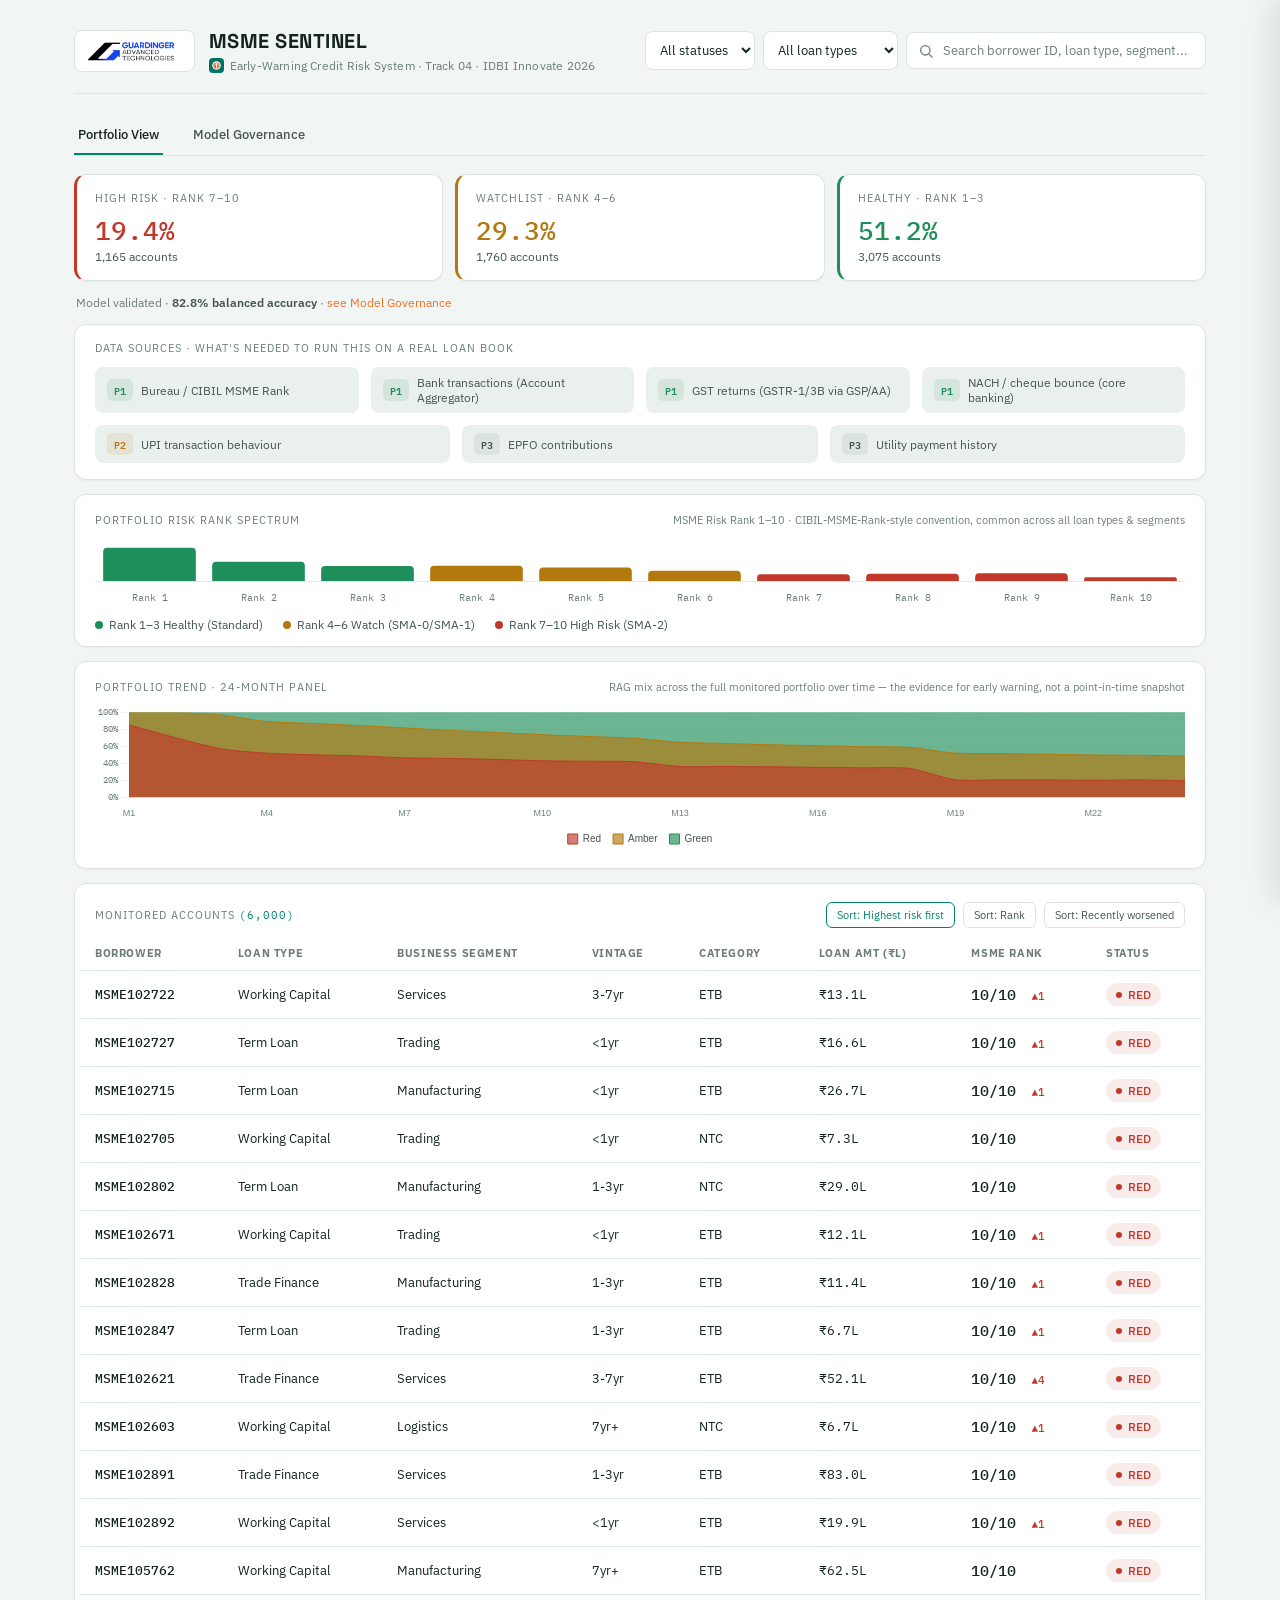
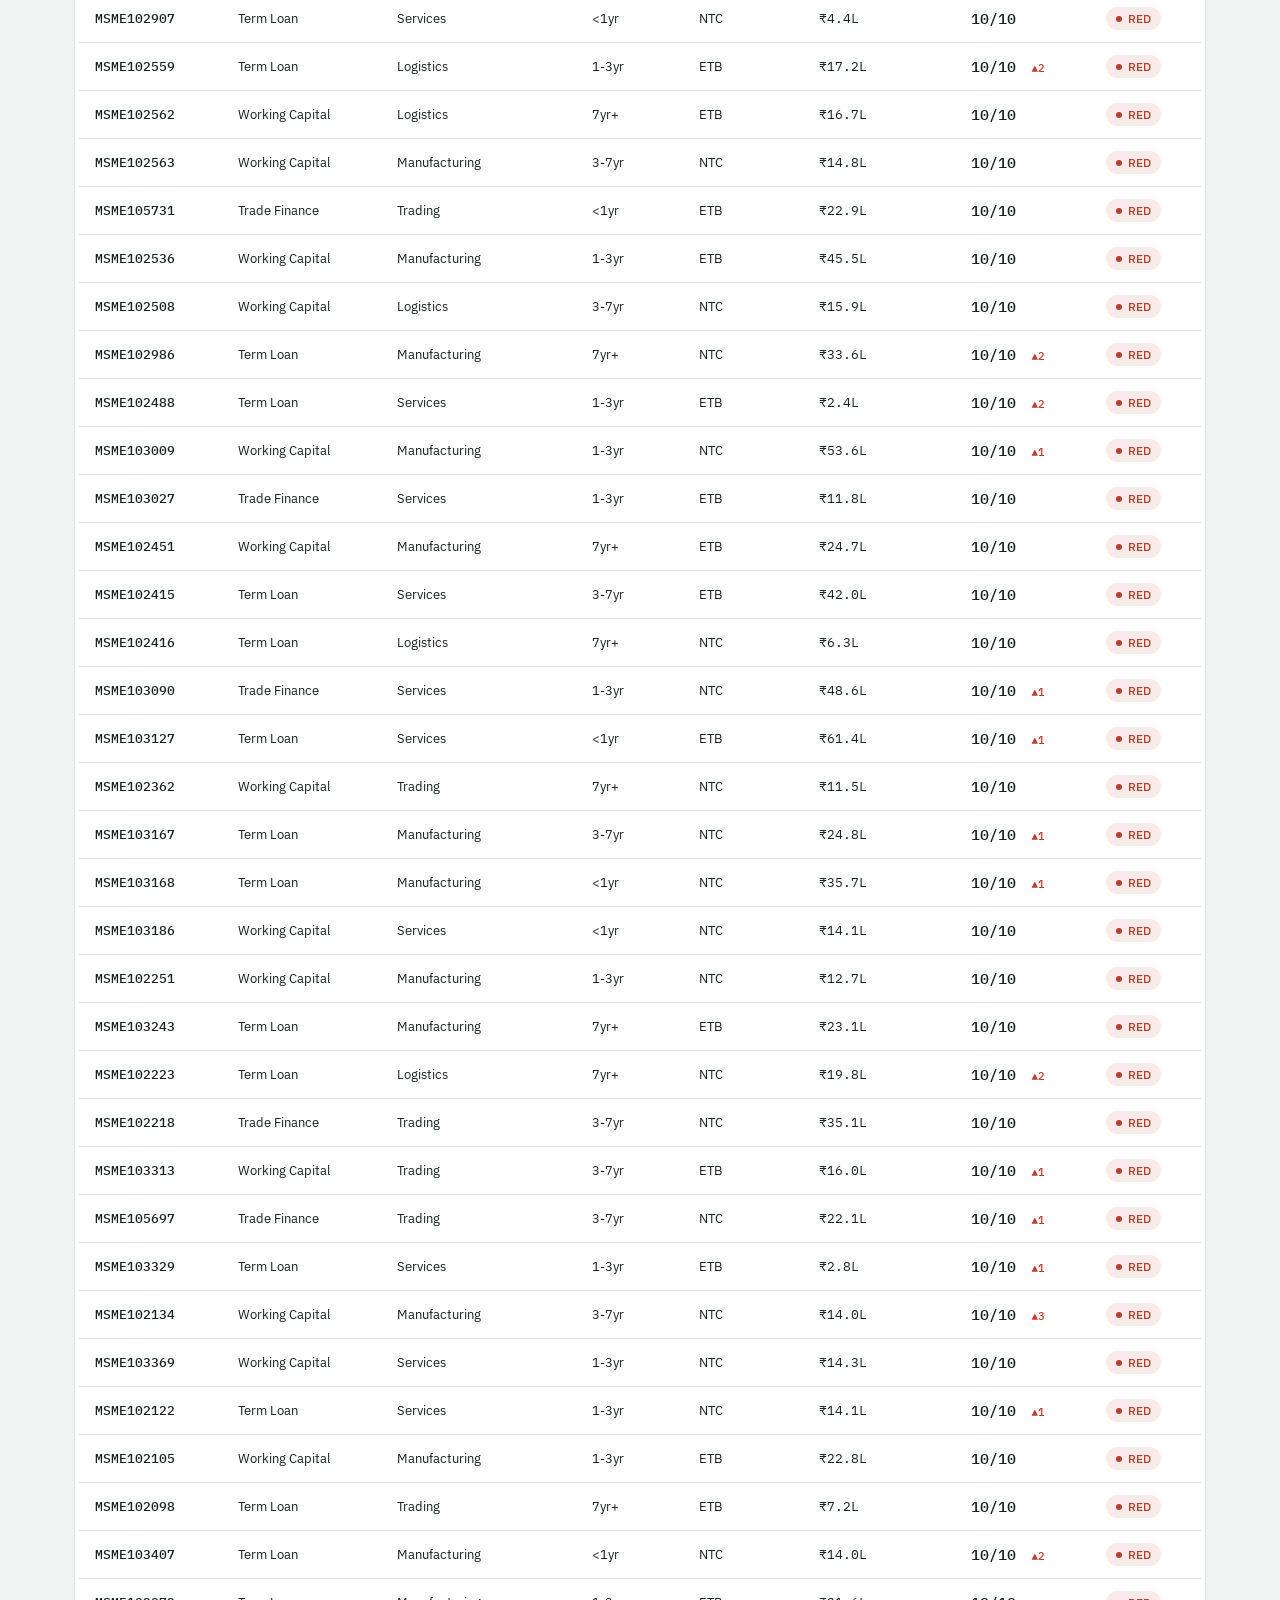
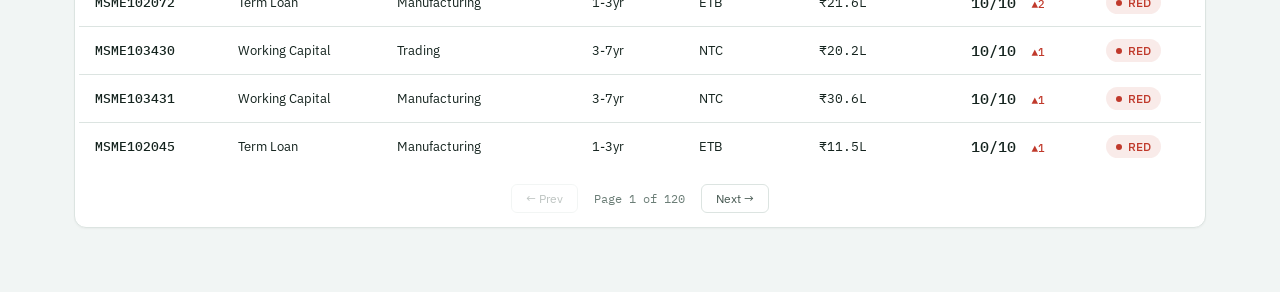
<file: dashboard/index.html>
<!DOCTYPE html>
<html lang="en">
<head>
<meta charset="UTF-8" />
<meta name="viewport" content="width=device-width, initial-scale=1.0" />
<title>MSME Sentinel - Early Warning System | IDBI Innovate 2026</title>
<link rel="icon" type="image/svg+xml" href="assets/idbi-bank-logo.svg">
<link rel="preconnect" href="https://fonts.googleapis.com">
<link href="https://fonts.googleapis.com/css2?family=Space+Grotesk:wght@500;600;700&family=IBM+Plex+Sans:wght@400;500;600&family=IBM+Plex+Mono:wght@400;500;600&display=swap" rel="stylesheet">
<script src="vendor/chart.umd.js"></script>
<link rel="stylesheet" href="style.css">
</head>
<body>

<div id="statusOverlay" class="status-overlay">
  <div class="status-spinner"></div>
  <div class="status-text">Loading portfolio data&hellip;</div>
</div>

<div class="app">

  <header class="topbar">
    <div class="brand">
      <span class="brand-logo-chip"><img src="assets/guardinger-logo.png" alt="Guardinger Advanced Technologies" class="brand-logo" /></span>
      <div class="brand-text">
        <div class="brand-name">MSME SENTINEL</div>
        <div class="brand-tag"><img src="assets/idbi-bank-logo.svg" alt="IDBI Bank" class="idbi-context-icon" />Early-Warning Credit Risk System &middot; Track 04 &middot; IDBI Innovate 2026</div>
      </div>
    </div>
    <div class="topbar-right">
      <div class="filter-row">
        <select id="filterRag" class="filter-select">
          <option value="ALL">All statuses</option>
          <option value="RED">Red only</option>
          <option value="AMBER">Amber only</option>
          <option value="GREEN">Green only</option>
        </select>
        <select id="filterLoanType" class="filter-select">
          <option value="ALL">All loan types</option>
          <option value="Term Loan">Term Loan</option>
          <option value="Working Capital">Working Capital</option>
          <option value="Trade Finance">Trade Finance</option>
        </select>
        <div class="search-wrap">
          <svg class="search-icon" viewBox="0 0 24 24" width="16" height="16"><circle cx="11" cy="11" r="7" fill="none" stroke="currentColor" stroke-width="2"/><line x1="21" y1="21" x2="16.65" y2="16.65" stroke="currentColor" stroke-width="2" stroke-linecap="round"/></svg>
          <input id="searchInput" type="text" placeholder="Search borrower ID, loan type, segment..." />
        </div>
      </div>
    </div>
  </header>

  <nav class="tabs">
    <button class="tab-btn active" data-tab="portfolio">Portfolio View</button>
    <button class="tab-btn" data-tab="governance">Model Governance</button>
  </nav>

  <div class="tab-panel" id="tabPortfolio">
    <section class="summary-strip">
      <div class="rag-tiles" id="ragTiles"></div>
    </section>

    <div class="portfolio-accuracy-note" id="portfolioAccuracyNote"></div>

    <section class="datasource-panel">
      <div class="datasource-header">DATA SOURCES &middot; WHAT'S NEEDED TO RUN THIS ON A REAL LOAN BOOK</div>
      <div class="datasource-row" id="dataSourcesRow"></div>
    </section>

    <section class="spectrum-panel">
      <div class="spectrum-header">
        <span>PORTFOLIO RISK RANK SPECTRUM</span>
        <span class="spectrum-sub">MSME Risk Rank 1&ndash;10 &middot; CIBIL-MSME-Rank-style convention, common across all loan types &amp; segments</span>
      </div>
      <div id="spectrumChartWrap"><canvas id="spectrumChart" height="70"></canvas></div>
      <div class="spectrum-legend">
        <span><i class="dot green"></i>Rank 1&ndash;3 Healthy (Standard)</span>
        <span><i class="dot amber"></i>Rank 4&ndash;6 Watch (SMA-0/SMA-1)</span>
        <span><i class="dot red"></i>Rank 7&ndash;10 High Risk (SMA-2)</span>
      </div>
    </section>

    <section class="spectrum-panel">
      <div class="spectrum-header">
        <span>PORTFOLIO TREND &middot; 24-MONTH PANEL</span>
        <span class="spectrum-sub">RAG mix across the full monitored portfolio over time &mdash; the evidence for early warning, not a point-in-time snapshot</span>
      </div>
      <div id="portfolioTrendWrap" style="height:150px;"><canvas id="portfolioTrendChart"></canvas></div>
    </section>

    <section class="table-panel">
      <div class="table-header-row">
        <div class="table-title">MONITORED ACCOUNTS <span id="accountCount"></span></div>
        <div class="table-sort">
          <button class="sort-btn active" data-sort="risk">Sort: Highest risk first</button>
          <button class="sort-btn" data-sort="rank">Sort: Rank</button>
          <button class="sort-btn" data-sort="worsened">Sort: Recently worsened</button>
        </div>
      </div>
      <div class="table-wrap">
        <table id="accountsTable">
          <thead>
            <tr>
              <th>Borrower</th>
              <th>Loan Type</th>
              <th>Business Segment</th>
              <th>Vintage</th>
              <th>Category</th>
              <th>Loan Amt (₹L)</th>
              <th>MSME Rank</th>
              <th>Status</th>
            </tr>
          </thead>
          <tbody id="accountsTbody"></tbody>
        </table>
      </div>
      <div class="pagination" id="pagination">
        <button id="pagePrev" class="page-btn">&larr; Prev</button>
        <span id="pageInfo" class="page-info"></span>
        <button id="pageNext" class="page-btn">Next &rarr;</button>
      </div>
    </section>
  </div>

  <div class="tab-panel hidden" id="tabGovernance">
    <section class="gov-panel">
      <div class="gov-header">
        <div>
          <div class="gov-title">Model Performance &amp; Validation</div>
          <div class="gov-sub">For model risk, audit, and technical review &middot; not part of daily loan-officer workflow</div>
        </div>
      </div>

      <div class="gov-primary">
        <div class="gov-primary-label">PRIMARY METRIC (per problem statement ask)</div>
        <div class="gov-primary-row">
          <div class="gov-primary-value" id="govBalancedAcc">--</div>
          <div class="gov-primary-desc">
            Balanced Accuracy<br/>
            <span class="gov-note">Correctly accounts for class imbalance in default data — see note below</span>
          </div>
        </div>
      </div>

      <div class="gov-supporting-label">SUPPORTING RIGOR METRICS</div>
      <div class="gov-metrics-grid" id="govMetricsGrid"></div>

      <div class="gov-callout">
        <strong>Why balanced accuracy:</strong> it correctly accounts for class imbalance in default data, unlike raw accuracy.
        AUC-ROC, KS-statistic, and Gini confirm the same discriminative power independently.
        Methodology: <code>docs/metrics_note.md</code>.
      </div>
    </section>
  </div>

</div>

<div class="scrim" id="scrim"></div>
<aside class="drawer" id="drawer">
  <button class="drawer-close" id="drawerClose" aria-label="Close">&times;</button>
  <div id="drawerContent"></div>
</aside>

<script src="app.js"></script>
</body>
</html>
</file>
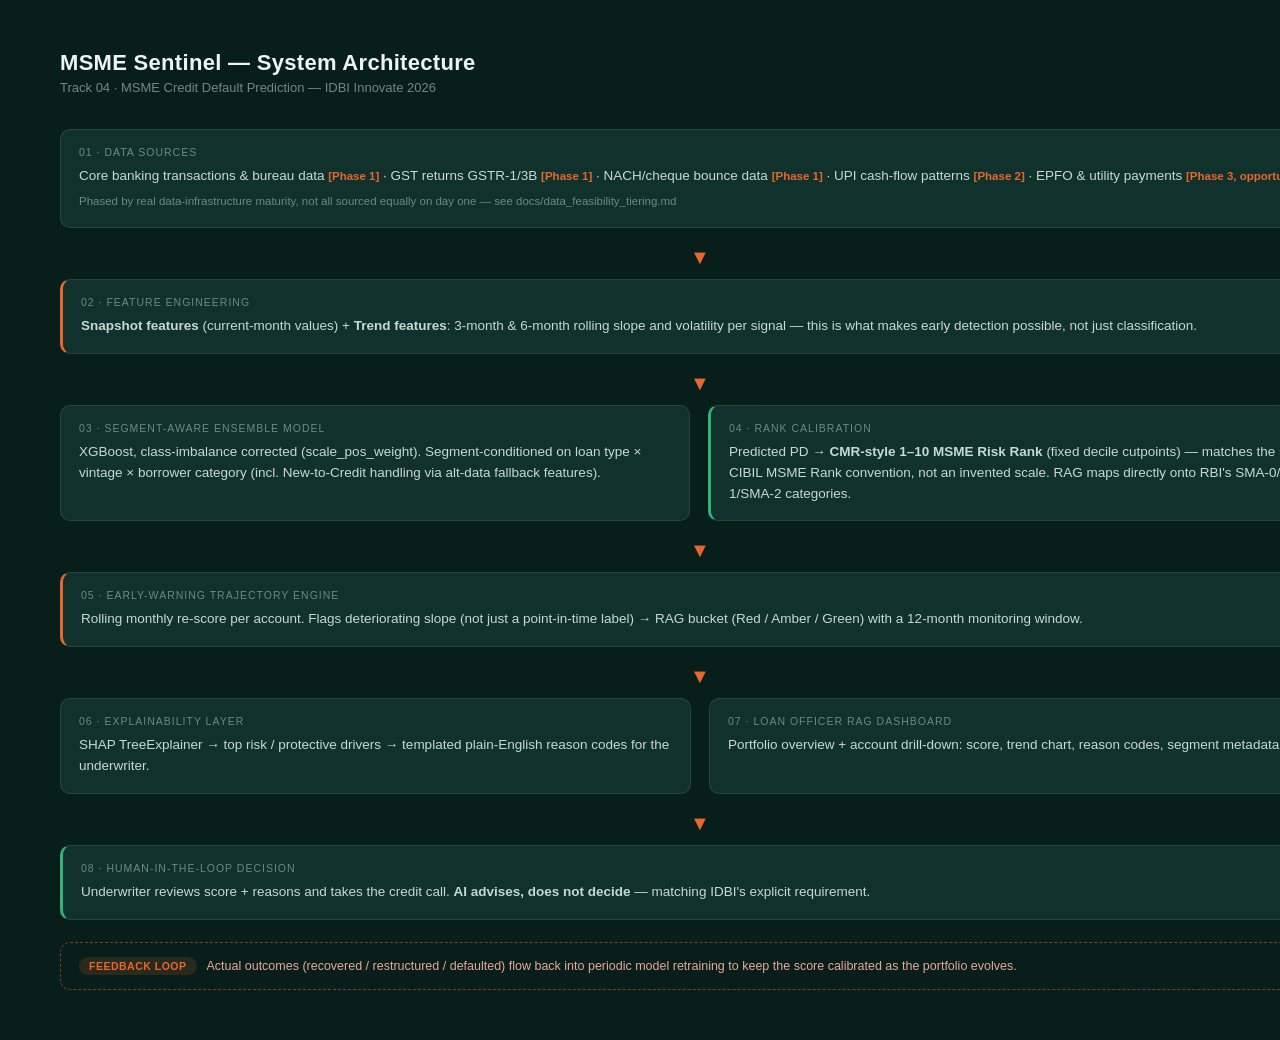
<file: docs/diagrams/architecture.html>
<!DOCTYPE html>
<html><head><meta charset="UTF-8">
<style>
  body { margin:0; background:#081E1B; font-family: 'IBM Plex Sans', Arial, sans-serif; }
  .canvas { width:1400px; padding:50px 60px; box-sizing:border-box; }
  .title { color:#EDF4F1; font-size:22px; font-weight:600; margin-bottom:4px; letter-spacing:0.3px;}
  .subtitle { color:#6E8983; font-size:13px; margin-bottom:34px; }
  .row { display:flex; gap:18px; margin-bottom:18px; }
  .box {
    flex:1; background:#11322C; border:1px solid rgba(237,244,241,0.10); border-radius:10px;
    padding:16px 18px; color:#EDF4F1;
  }
  .box .label { font-size:10.5px; letter-spacing:1px; color:#6E8983; text-transform:uppercase; margin-bottom:8px;}
  .box .content { font-size:13.5px; line-height:1.55; color:#C7D9D4; }
  .box .content em { font-style:normal; color:#E8672C; font-size:11.5px; font-weight:600; }
  .box.accent { border-left:3px solid #E8672C; }
  .box.green { border-left:3px solid #34B378; }
  .arrow-row { display:flex; justify-content:center; margin: 2px 0 10px; }
  .arrow { color:#E8672C; font-size:20px; }
  .feedback {
    margin-top:22px; padding:14px 18px; border:1px dashed rgba(232,103,44,0.5); border-radius:10px;
    color:#E8A99A; font-size:12.5px; display:flex; align-items:center; gap:10px;
  }
  .pill { display:inline-block; background:rgba(232,103,44,0.15); color:#E8672C; padding:3px 10px; border-radius:20px; font-size:10.5px; font-weight:600; letter-spacing:0.5px;}
</style></head>
<body>
<div class="canvas">
  <div class="title">MSME Sentinel — System Architecture</div>
  <div class="subtitle">Track 04 · MSME Credit Default Prediction — IDBI Innovate 2026</div>

  <div class="row">
    <div class="box">
      <div class="label">01 · Data Sources</div>
      <div class="content">Core banking transactions &amp; bureau data <em>[Phase 1]</em> &middot; GST returns GSTR-1/3B <em>[Phase 1]</em> &middot; NACH/cheque bounce data <em>[Phase 1]</em> &middot; UPI cash-flow patterns <em>[Phase 2]</em> &middot; EPFO &amp; utility payments <em>[Phase 3, opportunistic]</em></div>
      <div class="content" style="margin-top:6px; color:#6E8983; font-size:11.5px;">Phased by real data-infrastructure maturity, not all sourced equally on day one &mdash; see docs/data_feasibility_tiering.md</div>
    </div>
  </div>
  <div class="arrow-row"><span class="arrow">&#9660;</span></div>

  <div class="row">
    <div class="box accent">
      <div class="label">02 · Feature Engineering</div>
      <div class="content"><strong>Snapshot features</strong> (current-month values) + <strong>Trend features</strong>: 3-month &amp; 6-month rolling slope and volatility per signal — this is what makes early detection possible, not just classification.</div>
    </div>
  </div>
  <div class="arrow-row"><span class="arrow">&#9660;</span></div>

  <div class="row">
    <div class="box">
      <div class="label">03 · Segment-Aware Ensemble Model</div>
      <div class="content">XGBoost, class-imbalance corrected (scale_pos_weight). Segment-conditioned on loan type &times; vintage &times; borrower category (incl. New-to-Credit handling via alt-data fallback features).</div>
    </div>
    <div class="box green">
      <div class="label">04 · Rank Calibration</div>
      <div class="content">Predicted PD &rarr; <strong>CMR-style 1&ndash;10 MSME Risk Rank</strong> (fixed decile cutpoints) &mdash; matches the real CIBIL MSME Rank convention, not an invented scale. RAG maps directly onto RBI's SMA-0/SMA-1/SMA-2 categories.</div>
    </div>
  </div>
  <div class="arrow-row"><span class="arrow">&#9660;</span></div>

  <div class="row">
    <div class="box accent">
      <div class="label">05 · Early-Warning Trajectory Engine</div>
      <div class="content">Rolling monthly re-score per account. Flags deteriorating slope (not just a point-in-time label) &rarr; RAG bucket (Red / Amber / Green) with a 12-month monitoring window.</div>
    </div>
  </div>
  <div class="arrow-row"><span class="arrow">&#9660;</span></div>

  <div class="row">
    <div class="box">
      <div class="label">06 · Explainability Layer</div>
      <div class="content">SHAP TreeExplainer &rarr; top risk / protective drivers &rarr; templated plain-English reason codes for the underwriter.</div>
    </div>
    <div class="box">
      <div class="label">07 · Loan Officer RAG Dashboard</div>
      <div class="content">Portfolio overview + account drill-down: score, trend chart, reason codes, segment metadata.</div>
    </div>
  </div>
  <div class="arrow-row"><span class="arrow">&#9660;</span></div>

  <div class="row">
    <div class="box green">
      <div class="label">08 · Human-in-the-Loop Decision</div>
      <div class="content">Underwriter reviews score + reasons and takes the credit call. <strong>AI advises, does not decide</strong> — matching IDBI's explicit requirement.</div>
    </div>
  </div>

  <div class="feedback">
    <span class="pill">FEEDBACK LOOP</span>
    Actual outcomes (recovered / restructured / defaulted) flow back into periodic model retraining to keep the score calibrated as the portfolio evolves.
  </div>
</div>
</body></html>
</file>
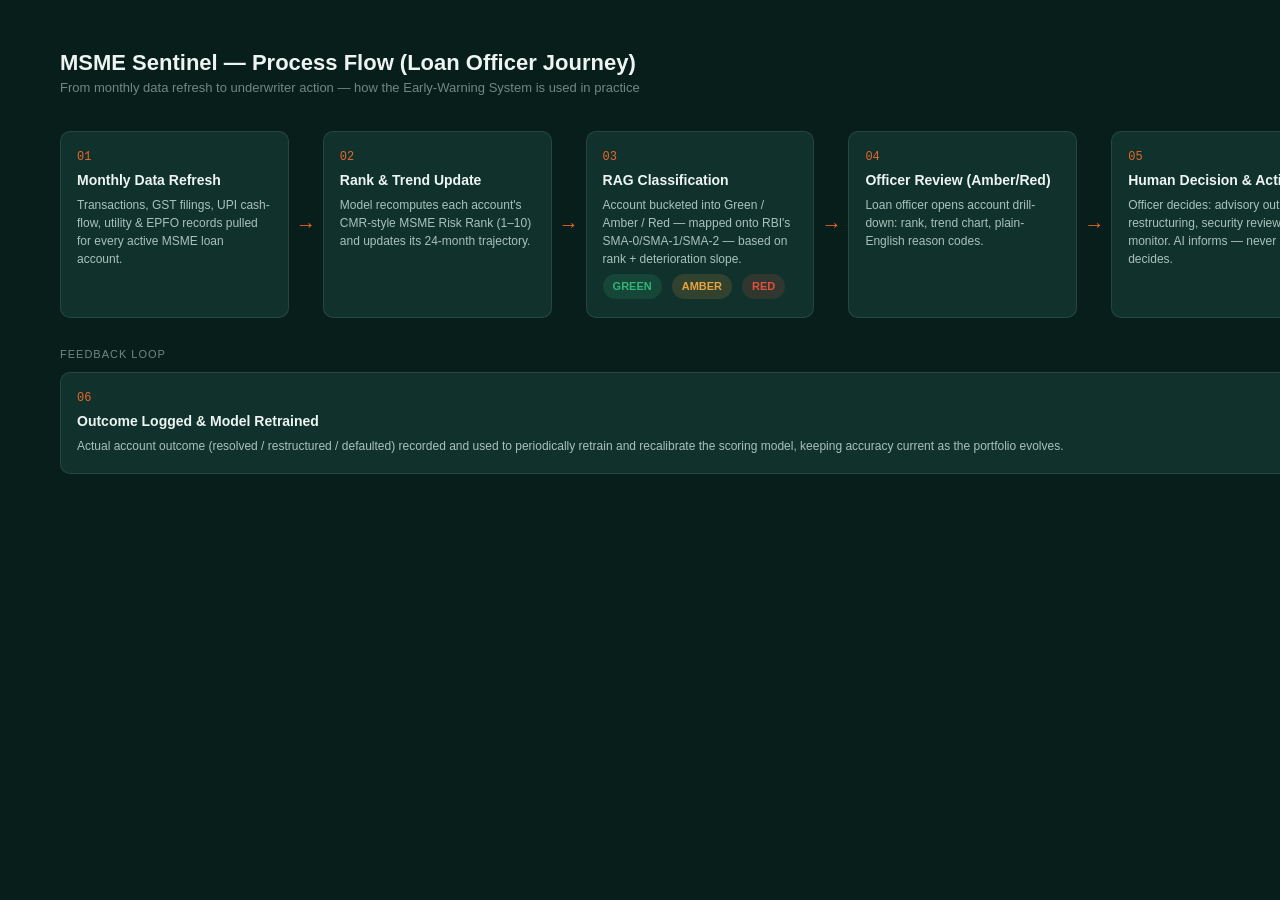
<file: docs/diagrams/process_flow.html>
<!DOCTYPE html>
<html><head><meta charset="UTF-8">
<style>
  body { margin:0; background:#081E1B; font-family: 'IBM Plex Sans', Arial, sans-serif; }
  .canvas { width:1400px; padding:50px 60px; box-sizing:border-box; }
  .title { color:#EDF4F1; font-size:22px; font-weight:600; margin-bottom:4px; }
  .subtitle { color:#6E8983; font-size:13px; margin-bottom:36px; }
  .flow { display:flex; align-items:stretch; gap:0; }
  .step {
    flex:1; background:#11322C; border:1px solid rgba(237,244,241,0.10); border-radius:10px;
    padding:18px 16px; color:#EDF4F1; position:relative;
  }
  .step .num { font-family:'IBM Plex Mono', monospace; color:#E8672C; font-size:12px; margin-bottom:8px; }
  .step .step-title { font-size:14px; font-weight:600; margin-bottom:8px; }
  .step .step-body { font-size:12px; color:#A9C2BB; line-height:1.5; }
  .connector { width:34px; display:flex; align-items:center; justify-content:center; color:#E8672C; font-size:20px; flex-shrink:0; }
  .branch-row { display:flex; gap:0; margin-top:24px; }
  .branch-label { color:#6E8983; font-size:11px; letter-spacing:1px; text-transform:uppercase; margin: 30px 0 12px; }
  .rag-strip { display:flex; gap:10px; margin-top:6px; }
  .rag-chip { font-size:11px; padding:4px 10px; border-radius:20px; font-weight:600; }
  .rag-chip.green { background:rgba(52,179,120,0.15); color:#34B378; }
  .rag-chip.amber { background:rgba(232,163,61,0.15); color:#E8A33D; }
  .rag-chip.red { background:rgba(225,80,63,0.15); color:#E1503F; }
</style></head>
<body>
<div class="canvas">
  <div class="title">MSME Sentinel — Process Flow (Loan Officer Journey)</div>
  <div class="subtitle">From monthly data refresh to underwriter action — how the Early-Warning System is used in practice</div>

  <div class="flow">
    <div class="step">
      <div class="num">01</div>
      <div class="step-title">Monthly Data Refresh</div>
      <div class="step-body">Transactions, GST filings, UPI cash-flow, utility &amp; EPFO records pulled for every active MSME loan account.</div>
    </div>
    <div class="connector">&#8594;</div>
    <div class="step">
      <div class="num">02</div>
      <div class="step-title">Rank &amp; Trend Update</div>
      <div class="step-body">Model recomputes each account's CMR-style MSME Risk Rank (1&ndash;10) and updates its 24-month trajectory.</div>
    </div>
    <div class="connector">&#8594;</div>
    <div class="step">
      <div class="num">03</div>
      <div class="step-title">RAG Classification</div>
      <div class="step-body">Account bucketed into Green / Amber / Red &mdash; mapped onto RBI's SMA-0/SMA-1/SMA-2 &mdash; based on rank + deterioration slope.
        <div class="rag-strip">
          <span class="rag-chip green">GREEN</span><span class="rag-chip amber">AMBER</span><span class="rag-chip red">RED</span>
        </div>
      </div>
    </div>
    <div class="connector">&#8594;</div>
    <div class="step">
      <div class="num">04</div>
      <div class="step-title">Officer Review (Amber/Red)</div>
      <div class="step-body">Loan officer opens account drill-down: rank, trend chart, plain-English reason codes.</div>
    </div>
    <div class="connector">&#8594;</div>
    <div class="step">
      <div class="num">05</div>
      <div class="step-title">Human Decision &amp; Action</div>
      <div class="step-body">Officer decides: advisory outreach, restructuring, security review, or monitor. AI informs — never auto-decides.</div>
    </div>
  </div>

  <div class="branch-label">Feedback loop</div>
  <div class="flow">
    <div class="step" style="flex:2;">
      <div class="num">06</div>
      <div class="step-title">Outcome Logged &amp; Model Retrained</div>
      <div class="step-body">Actual account outcome (resolved / restructured / defaulted) recorded and used to periodically retrain and recalibrate the scoring model, keeping accuracy current as the portfolio evolves.</div>
    </div>
  </div>
</div>
</body></html>
</file>
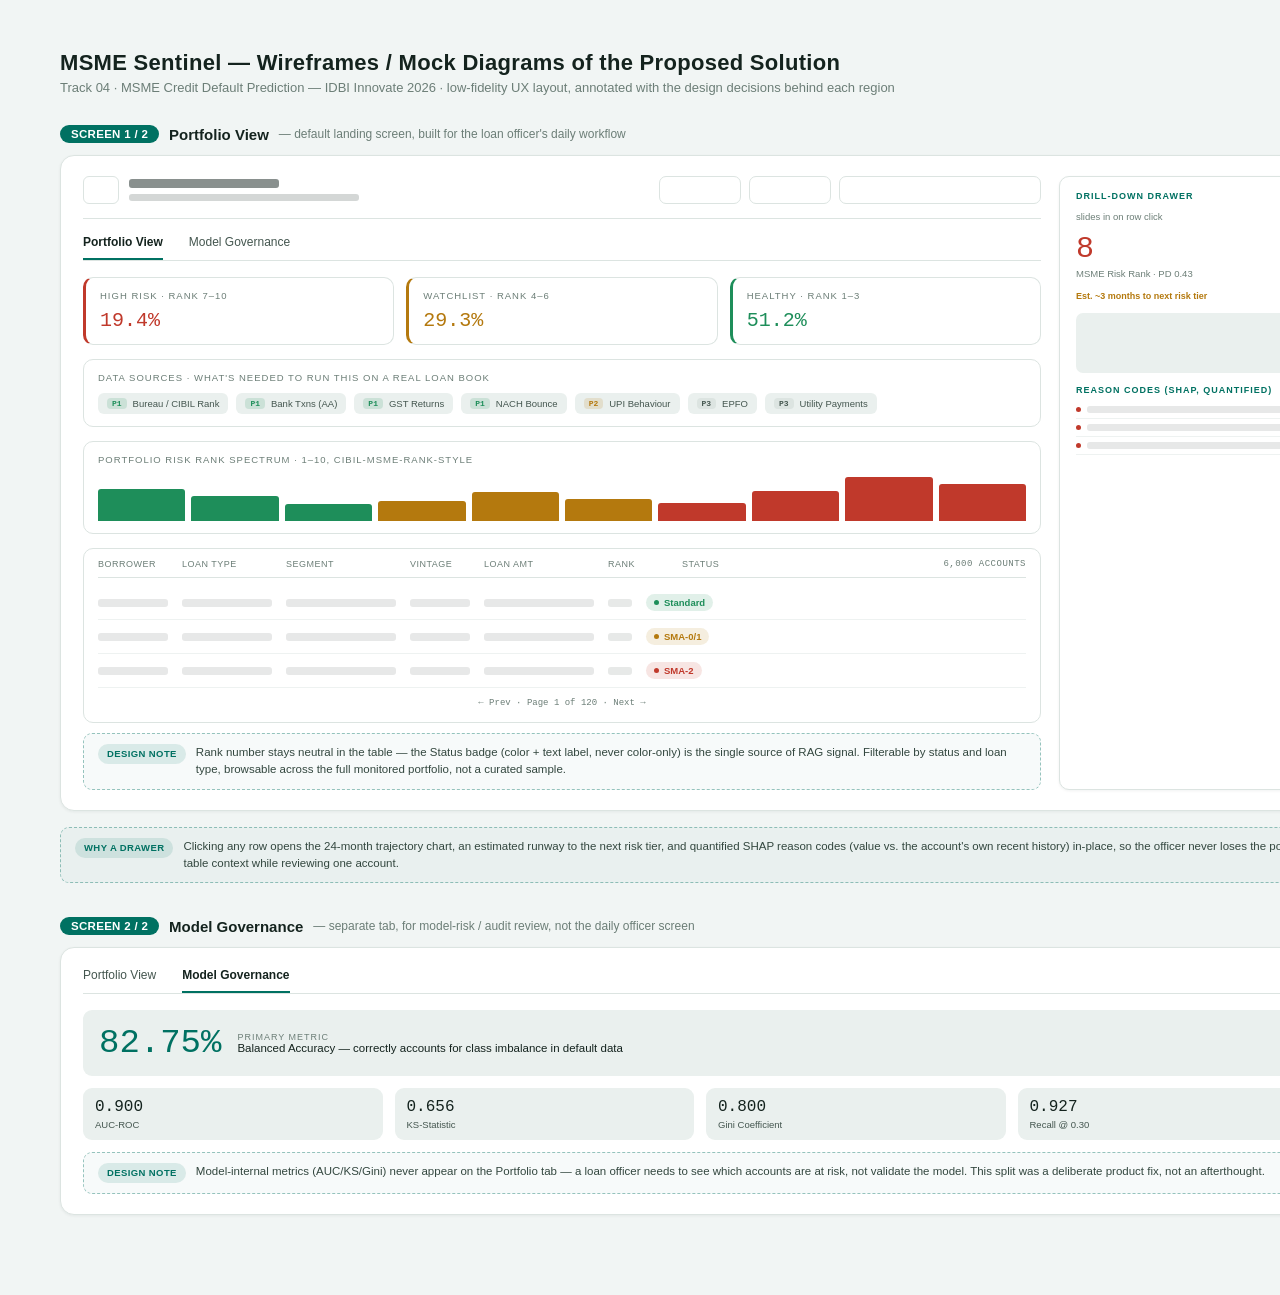
<file: docs/diagrams/wireframes.html>
<!DOCTYPE html>
<html><head><meta charset="UTF-8">
<style>
  body { margin:0; background:#F1F5F4; font-family: 'IBM Plex Sans', Arial, sans-serif; }
  .canvas { width:1400px; padding:50px 60px 60px; box-sizing:border-box; }
  .title { color:#14231E; font-size:22px; font-weight:600; margin-bottom:4px; letter-spacing:0.3px;}
  .subtitle { color:#6C7E77; font-size:13px; margin-bottom:30px; }

  .screen-label {
    display:flex; align-items:center; gap:10px; margin:0 0 12px;
  }
  .screen-num {
    background:#007162; color:#FFFFFF; font-weight:700; font-size:11.5px;
    border-radius:20px; padding:3px 11px; letter-spacing:0.3px;
  }
  .screen-title { color:#14231E; font-size:15px; font-weight:600; }
  .screen-sub { color:#6C7E77; font-size:12px; }

  .frame {
    position:relative;
    background:#FFFFFF; border:1px solid #DCE4E1; border-radius:14px;
    box-shadow: 0 1px 3px rgba(20,35,30,0.06);
    padding:20px 22px; margin-bottom:16px;
    display:flex; gap:18px; align-items:stretch;
  }
  .m-main { flex:1; min-width:0; }

  /* mock topbar */
  .m-topbar { display:flex; justify-content:space-between; align-items:center; padding-bottom:14px; border-bottom:1px solid #DCE4E1; margin-bottom:16px; }
  .m-brand { display:flex; align-items:center; gap:10px; }
  .m-swatch { width:34px; height:26px; border-radius:6px; flex-shrink:0; background:#FFFFFF; border:1px solid #DCE4E1; }
  .m-text-lines .l1 { width:150px; height:9px; background:rgba(20,35,30,0.5); border-radius:3px; margin-bottom:6px; }
  .m-text-lines .l2 { width:230px; height:7px; background:rgba(20,35,30,0.18); border-radius:3px; }
  .m-search { width:200px; height:26px; border:1px solid #DCE4E1; border-radius:7px; background:#FFFFFF; }
  .m-filter { width:80px; height:26px; border:1px solid #DCE4E1; border-radius:7px; background:#FFFFFF; }
  .m-topbar-right { display:flex; align-items:center; gap:8px; }

  /* mock tabs */
  .m-tabs { display:flex; gap:26px; margin-bottom:16px; border-bottom:1px solid #DCE4E1; }
  .m-tab { font-size:12px; padding-bottom:9px; color:#44564F; }
  .m-tab.active { color:#14231E; border-bottom:2px solid #007162; font-weight:600; }

  /* rag tiles */
  .m-tiles { display:flex; gap:12px; margin-bottom:14px; }
  .m-tile { flex:1; background:#FFFFFF; border:1px solid #DCE4E1; border-radius:10px; padding:12px 14px; border-left:3px solid; }
  .m-tile.green { border-left-color:#1E8E5A; }
  .m-tile.amber { border-left-color:#B4790E; }
  .m-tile.red { border-left-color:#C0392B; }
  .m-tile .lbl { font-size:9.5px; letter-spacing:1px; color:#6C7E77; text-transform:uppercase; margin-bottom:8px; }
  .m-tile .val { font-family:monospace; font-size:20px; }
  .m-tile.green .val { color:#1E8E5A; }
  .m-tile.amber .val { color:#B4790E; }
  .m-tile.red .val { color:#C0392B; }

  /* data sources */
  .m-datasource { background:#FFFFFF; border:1px solid #DCE4E1; border-radius:10px; padding:12px 14px; margin-bottom:14px; }
  .m-datasource .lbl { font-size:9.5px; letter-spacing:1px; color:#6C7E77; text-transform:uppercase; margin-bottom:10px; }
  .m-ds-row { display:flex; gap:8px; flex-wrap:wrap; }
  .m-ds-chip { display:flex; align-items:center; gap:6px; background:#EAF0EE; border-radius:6px; padding:5px 9px; font-size:9.5px; color:#44564F; }
  .m-ds-tag { font-family:monospace; font-size:8px; font-weight:700; padding:1px 5px; border-radius:4px; }
  .m-ds-tag.p1 { background:rgba(30,142,90,0.15); color:#1E8E5A; }
  .m-ds-tag.p2 { background:rgba(180,121,14,0.15); color:#B4790E; }
  .m-ds-tag.p3 { background:#DCE4E1; color:#44564F; }

  /* spectrum */
  .m-spectrum { background:#FFFFFF; border:1px solid #DCE4E1; border-radius:10px; padding:12px 14px; margin-bottom:14px; }
  .m-spectrum .lbl { font-size:9.5px; letter-spacing:1px; color:#6C7E77; text-transform:uppercase; margin-bottom:10px; }
  .m-bars { display:flex; align-items:flex-end; gap:6px; height:46px; }
  .m-bars div { flex:1; border-radius:3px 3px 0 0; }

  /* table */
  .m-table { background:#FFFFFF; border:1px solid #DCE4E1; border-radius:10px; padding:10px 14px 14px; }
  .m-table-head { display:flex; justify-content:space-between; align-items:center; gap:14px; padding-bottom:8px; border-bottom:1px solid #DCE4E1; margin-bottom:8px; }
  .m-table-head-cols { display:flex; gap:14px; }
  .m-table-head span { font-size:9px; letter-spacing:0.5px; color:#6C7E77; text-transform:uppercase; }
  .m-table-count { font-size:9px; color:#007162; font-family:monospace; }
  .m-row { display:flex; align-items:center; gap:14px; padding:8px 0; border-bottom:1px solid #EEF2F1; }
  .m-row .c { height:8px; background:rgba(20,35,30,0.10); border-radius:3px; }
  .m-badge { display:inline-flex; align-items:center; gap:5px; font-size:9.5px; font-weight:600; padding:3px 8px; border-radius:14px; }
  .m-badge .d { width:5px; height:5px; border-radius:50%; }
  .m-badge.green { background:rgba(30,142,90,0.13); color:#1E8E5A; }
  .m-badge.amber { background:rgba(180,121,14,0.13); color:#B4790E; }
  .m-badge.red { background:rgba(192,57,43,0.13); color:#C0392B; }
  .m-badge.green .d { background:#1E8E5A; } .m-badge.amber .d { background:#B4790E; } .m-badge.red .d { background:#C0392B; }
  .m-pagination { display:flex; justify-content:center; gap:14px; margin-top:10px; font-size:9px; color:#6C7E77; font-family:monospace; }

  /* drawer mock */
  .m-drawer {
    flex-shrink:0; width:224px;
    background:#FFFFFF; border:1px solid #DCE4E1; border-radius:10px;
    box-shadow: 0 1px 3px rgba(20,35,30,0.06);
    padding:14px 16px;
  }
  .m-drawer .cap { font-size:9px; letter-spacing:1px; color:#007162; text-transform:uppercase; margin-bottom:10px; font-weight:600; }
  .m-drawer .big { font-family:monospace; font-size:30px; color:#C0392B; margin-bottom:2px; }
  .m-drawer .sub { font-size:9.5px; color:#6C7E77; margin-bottom:12px; }
  .m-drawer .runway { font-size:9px; color:#B4790E; margin-bottom:12px; font-weight:600; }
  .m-drawer .chart { height:60px; background:#EAF0EE; border-radius:7px; margin-bottom:12px; }
  .m-drawer .rline { display:flex; align-items:center; gap:6px; padding:5px 0; border-bottom:1px solid #EEF2F1; }
  .m-drawer .rline .rd { width:5px; height:5px; border-radius:50%; background:#C0392B; flex-shrink:0; }
  .m-drawer .rline .rt { flex:1; height:7px; background:rgba(20,35,30,0.10); border-radius:3px; }

  .callout {
    display:flex; gap:10px; align-items:flex-start;
    margin-top:10px; padding:10px 14px; border:1px dashed rgba(0,113,98,0.4); border-radius:9px;
    color:#33473F; font-size:11.5px; line-height:1.5; background:rgba(0,113,98,0.03);
  }
  .callout .pill { flex-shrink:0; display:inline-block; background:rgba(0,113,98,0.12); color:#007162; padding:3px 9px; border-radius:20px; font-size:9.5px; font-weight:600; letter-spacing:0.4px; }

  /* governance */
  .gov-primary { background:#EAF0EE; border-radius:9px; padding:14px 16px; margin-bottom:12px; display:flex; align-items:center; gap:16px; }
  .gov-primary .lbl2 { font-size:9px; letter-spacing:1px; color:#6C7E77; text-transform:uppercase; }
  .gov-primary .num { font-family:monospace; font-size:34px; color:#007162; }
  .gov-primary .desc { font-size:11.5px; color:#14231E; }
  .gov-grid { display:flex; gap:12px; margin-bottom:12px; }
  .gov-card { flex:1; background:#EAF0EE; border-radius:9px; padding:10px 12px; }
  .gov-card .v { font-family:monospace; font-size:16px; color:#14231E; }
  .gov-card .l { font-size:9.5px; color:#44564F; margin-top:3px; }
</style></head>
<body>
<div class="canvas">
  <div class="title">MSME Sentinel — Wireframes / Mock Diagrams of the Proposed Solution</div>
  <div class="subtitle">Track 04 &middot; MSME Credit Default Prediction — IDBI Innovate 2026 &middot; low-fidelity UX layout, annotated with the design decisions behind each region</div>

  <div class="screen-label">
    <span class="screen-num">SCREEN 1 / 2</span>
    <span class="screen-title">Portfolio View</span>
    <span class="screen-sub">&mdash; default landing screen, built for the loan officer's daily workflow</span>
  </div>

  <div class="frame">
   <div class="m-main">
    <div class="m-topbar">
      <div class="m-brand">
        <div class="m-swatch"></div>
        <div class="m-text-lines"><div class="l1"></div><div class="l2"></div></div>
      </div>
      <div class="m-topbar-right">
        <div class="m-filter"></div>
        <div class="m-filter"></div>
        <div class="m-search"></div>
      </div>
    </div>
    <div class="m-tabs">
      <div class="m-tab active">Portfolio View</div>
      <div class="m-tab">Model Governance</div>
    </div>

    <div class="m-tiles">
      <div class="m-tile red"><div class="lbl">High Risk &middot; Rank 7&ndash;10</div><div class="val">19.4%</div></div>
      <div class="m-tile amber"><div class="lbl">Watchlist &middot; Rank 4&ndash;6</div><div class="val">29.3%</div></div>
      <div class="m-tile green"><div class="lbl">Healthy &middot; Rank 1&ndash;3</div><div class="val">51.2%</div></div>
    </div>

    <div class="m-datasource">
      <div class="lbl">Data Sources &middot; what's needed to run this on a real loan book</div>
      <div class="m-ds-row">
        <div class="m-ds-chip"><span class="m-ds-tag p1">P1</span>Bureau / CIBIL Rank</div>
        <div class="m-ds-chip"><span class="m-ds-tag p1">P1</span>Bank Txns (AA)</div>
        <div class="m-ds-chip"><span class="m-ds-tag p1">P1</span>GST Returns</div>
        <div class="m-ds-chip"><span class="m-ds-tag p1">P1</span>NACH Bounce</div>
        <div class="m-ds-chip"><span class="m-ds-tag p2">P2</span>UPI Behaviour</div>
        <div class="m-ds-chip"><span class="m-ds-tag p3">P3</span>EPFO</div>
        <div class="m-ds-chip"><span class="m-ds-tag p3">P3</span>Utility Payments</div>
      </div>
    </div>

    <div class="m-spectrum">
      <div class="lbl">Portfolio Risk Rank Spectrum &middot; 1&ndash;10, CIBIL-MSME-Rank-style</div>
      <div class="m-bars">
        <div style="height:70%;background:#1E8E5A"></div>
        <div style="height:55%;background:#1E8E5A"></div>
        <div style="height:38%;background:#1E8E5A"></div>
        <div style="height:44%;background:#B4790E"></div>
        <div style="height:62%;background:#B4790E"></div>
        <div style="height:48%;background:#B4790E"></div>
        <div style="height:40%;background:#C0392B"></div>
        <div style="height:65%;background:#C0392B"></div>
        <div style="height:95%;background:#C0392B"></div>
        <div style="height:80%;background:#C0392B"></div>
      </div>
    </div>

    <div class="m-table">
      <div class="m-table-head">
        <div class="m-table-head-cols">
        <span style="width:70px">Borrower</span><span style="width:90px">Loan Type</span>
        <span style="width:110px">Segment</span><span style="width:60px">Vintage</span>
        <span style="width:110px">Loan Amt</span><span style="width:60px">Rank</span><span style="width:100px">Status</span>
        </div>
        <span class="m-table-count">6,000 accounts</span>
      </div>
      <div class="m-row">
        <div class="c" style="width:70px"></div><div class="c" style="width:90px"></div>
        <div class="c" style="width:110px"></div><div class="c" style="width:60px"></div>
        <div class="c" style="width:110px"></div><div class="c" style="width:24px"></div>
        <span class="m-badge green"><span class="d"></span>Standard</span>
      </div>
      <div class="m-row">
        <div class="c" style="width:70px"></div><div class="c" style="width:90px"></div>
        <div class="c" style="width:110px"></div><div class="c" style="width:60px"></div>
        <div class="c" style="width:110px"></div><div class="c" style="width:24px"></div>
        <span class="m-badge amber"><span class="d"></span>SMA-0/1</span>
      </div>
      <div class="m-row">
        <div class="c" style="width:70px"></div><div class="c" style="width:90px"></div>
        <div class="c" style="width:110px"></div><div class="c" style="width:60px"></div>
        <div class="c" style="width:110px"></div><div class="c" style="width:24px"></div>
        <span class="m-badge red"><span class="d"></span>SMA-2</span>
      </div>
      <div class="m-pagination">&larr; Prev &middot; Page 1 of 120 &middot; Next &rarr;</div>
    </div>

    <div class="callout">
      <span class="pill">DESIGN NOTE</span>
      Rank number stays neutral in the table — the Status badge (color + text label, never color-only) is the single
      source of RAG signal. Filterable by status and loan type, browsable across the full monitored portfolio, not a
      curated sample.
    </div>
   </div>

    <div class="m-drawer">
      <div class="cap">Drill-Down Drawer</div>
      <div class="sub" style="margin-bottom:10px;">slides in on row click</div>
      <div class="big">8</div>
      <div class="sub">MSME Risk Rank &middot; PD 0.43</div>
      <div class="runway">Est. ~3 months to next risk tier</div>
      <div class="chart"></div>
      <div class="cap" style="margin-bottom:6px;">Reason Codes (SHAP, quantified)</div>
      <div class="rline"><div class="rd"></div><div class="rt"></div></div>
      <div class="rline"><div class="rd"></div><div class="rt"></div></div>
      <div class="rline"><div class="rd"></div><div class="rt"></div></div>
    </div>
  </div>

  <div class="callout" style="margin-bottom:34px;">
    <span class="pill">WHY A DRAWER</span>
    Clicking any row opens the 24-month trajectory chart, an estimated runway to the next risk tier, and quantified
    SHAP reason codes (value vs. the account's own recent history) in-place, so the officer never loses the
    portfolio table context while reviewing one account.
  </div>

  <div class="screen-label">
    <span class="screen-num">SCREEN 2 / 2</span>
    <span class="screen-title">Model Governance</span>
    <span class="screen-sub">&mdash; separate tab, for model-risk / audit review, not the daily officer screen</span>
  </div>

  <div class="frame">
   <div class="m-main">
    <div class="m-tabs">
      <div class="m-tab">Portfolio View</div>
      <div class="m-tab active">Model Governance</div>
    </div>

    <div class="gov-primary">
      <div class="num">82.75%</div>
      <div>
        <div class="lbl2">Primary Metric</div>
        <div class="desc">Balanced Accuracy &mdash; correctly accounts for class imbalance in default data</div>
      </div>
    </div>
    <div class="gov-grid">
      <div class="gov-card"><div class="v">0.900</div><div class="l">AUC-ROC</div></div>
      <div class="gov-card"><div class="v">0.656</div><div class="l">KS-Statistic</div></div>
      <div class="gov-card"><div class="v">0.800</div><div class="l">Gini Coefficient</div></div>
      <div class="gov-card"><div class="v">0.927</div><div class="l">Recall @ 0.30</div></div>
    </div>
    <div class="callout">
      <span class="pill">DESIGN NOTE</span>
      Model-internal metrics (AUC/KS/Gini) never appear on the Portfolio tab &mdash; a loan officer needs to see which
      accounts are at risk, not validate the model. This split was a deliberate product fix, not an afterthought.
    </div>
   </div>
  </div>

</div>
</body></html>
</file>
<file: dashboard/style.css>
:root {
  /* Light, IDBI-brand-aligned theme for an internal bank risk tool --
     conservative, white/light-gray surfaces, teal as the primary brand
     accent (IDBI's own logo color), semantic RAG colors reserved for
     status only. */
  --ink-950: #F1F5F4;   /* page background */
  --ink-900: #FFFFFF;   /* drawer background */
  --panel-850: #FFFFFF; /* card background */
  --panel-800: #EAF0EE; /* nested/inset panel background */
  --hairline: #DCE4E1;
  --text-hi: #14231E;
  --text-mid: #44564F;
  --text-low: #6C7E77;
  --accent-teal: #00836C;   /* IDBI's actual brand teal, sampled from idbibank.in */
  --accent-teal-dim: rgba(0, 131, 108, 0.10);
  --accent-orange: #F37021; /* IDBI's actual CTA orange, sampled from idbibank.in -- used sparingly for real actions (pagination), not decoratively */
  --accent-orange-dim: rgba(243, 112, 33, 0.10);
  --green: #1E8E5A;
  --green-dim: rgba(30, 142, 90, 0.10);
  --amber: #B4790E;
  --amber-dim: rgba(180, 121, 14, 0.10);
  --red: #C0392B;
  --red-dim: rgba(192, 57, 43, 0.10);

  --font-display: 'Space Grotesk', sans-serif;
  --font-body: 'IBM Plex Sans', sans-serif;
  --font-mono: 'IBM Plex Mono', monospace;
}

* { box-sizing: border-box; }

/* ---------- Loading / error overlay ---------- */
.status-overlay {
  position: fixed;
  inset: 0;
  background: var(--ink-950);
  display: flex;
  flex-direction: column;
  align-items: center;
  justify-content: center;
  gap: 16px;
  z-index: 100;
  transition: opacity 0.2s;
}
.status-spinner {
  width: 32px; height: 32px;
  border: 3px solid var(--hairline);
  border-top-color: var(--accent-teal);
  border-radius: 50%;
  animation: status-spin 0.8s linear infinite;
}
@keyframes status-spin { to { transform: rotate(360deg); } }
.status-text {
  font-size: 13px;
  color: var(--text-mid);
  font-family: var(--font-body);
}
.status-overlay.is-error .status-icon {
  width: 32px; height: 32px;
  border-radius: 50%;
  background: var(--red-dim);
  color: var(--red);
  display: flex; align-items: center; justify-content: center;
  font-family: var(--font-display); font-weight: 700; font-size: 17px;
}
.status-overlay.is-error .status-text { color: var(--text-hi); }

body {
  margin: 0;
  background: var(--ink-950);
  color: var(--text-hi);
  font-family: var(--font-body);
  -webkit-font-smoothing: antialiased;
}

.app {
  max-width: 1180px;
  margin: 0 auto;
  padding: 28px 24px 64px;
}

/* ---------- Topbar ---------- */
.topbar {
  display: flex;
  justify-content: space-between;
  align-items: center;
  padding-bottom: 20px;
  border-bottom: 1px solid var(--hairline);
  margin-bottom: 22px;
  flex-wrap: wrap;
  gap: 16px;
}
.brand { display: flex; align-items: center; gap: 14px; }
.brand-logo-chip {
  display: inline-flex;
  align-items: center;
  background: #fff;
  border: 1px solid var(--hairline);
  border-radius: 8px;
  padding: 7px 11px;
  line-height: 0;
  flex-shrink: 0;
}
.brand-logo { height: 26px; width: auto; display: block; }
.brand-name {
  font-family: var(--font-display);
  font-weight: 700;
  font-size: 20px;
  letter-spacing: 0.5px;
}
.brand-tag {
  display: flex;
  align-items: center;
  font-size: 12px;
  color: var(--text-low);
  margin-top: 4px;
  letter-spacing: 0.2px;
}
.idbi-context-icon {
  width: 15px; height: 15px;
  border-radius: 4px;
  margin-right: 6px;
  flex-shrink: 0;
}
.topbar-right {
  display: flex;
  align-items: center;
}
.filter-row {
  display: flex;
  align-items: center;
  gap: 8px;
  flex-wrap: wrap;
}
.filter-select {
  background: var(--panel-850);
  border: 1px solid var(--hairline);
  border-radius: 8px;
  padding: 9px 10px;
  color: var(--text-hi);
  font-family: var(--font-body);
  font-size: 13px;
  outline: none;
  cursor: pointer;
  transition: border-color 0.15s;
}
.filter-select:focus { border-color: var(--accent-teal); }
.search-wrap {
  position: relative;
  display: flex;
  align-items: center;
}
.search-icon {
  position: absolute;
  left: 12px;
  color: var(--text-low);
}
#searchInput {
  background: var(--panel-850);
  border: 1px solid var(--hairline);
  border-radius: 8px;
  padding: 9px 14px 9px 36px;
  color: var(--text-hi);
  font-family: var(--font-body);
  font-size: 13px;
  width: 300px;
  outline: none;
  transition: border-color 0.15s;
}
#searchInput:focus { border-color: var(--accent-teal); }
#searchInput::placeholder { color: var(--text-low); }

/* ---------- Summary strip ---------- */
.summary-strip {
  display: flex;
  gap: 14px;
  margin-bottom: 14px;
  flex-wrap: wrap;
}
.rag-tiles { display: flex; gap: 12px; flex: 1; min-width: 320px; }
.rag-tile {
  flex: 1;
  background: var(--panel-850);
  border: 1px solid var(--hairline);
  border-radius: 12px;
  padding: 16px 18px;
  border-left: 3px solid transparent;
  box-shadow: 0 1px 2px rgba(20, 35, 30, 0.04);
}
.rag-tile.green { border-left-color: var(--green); }
.rag-tile.amber { border-left-color: var(--amber); }
.rag-tile.red { border-left-color: var(--red); }
.rag-tile-label {
  font-size: 11px;
  letter-spacing: 1px;
  color: var(--text-low);
  text-transform: uppercase;
  margin-bottom: 8px;
}
.rag-tile-value {
  font-family: var(--font-mono);
  font-size: 26px;
  font-weight: 500;
}
.rag-tile.green .rag-tile-value { color: var(--green); }
.rag-tile.amber .rag-tile-value { color: var(--amber); }
.rag-tile.red .rag-tile-value { color: var(--red); }
.rag-tile-sub { font-size: 12px; color: var(--text-mid); margin-top: 2px; }

.portfolio-accuracy-note {
  font-size: 11.5px;
  color: var(--text-low);
  margin: 0 0 14px;
  padding: 0 2px;
}
.portfolio-accuracy-note strong { color: var(--text-mid); font-weight: 600; }
.portfolio-accuracy-note a { color: var(--accent-orange); text-decoration: none; cursor: pointer; }
.portfolio-accuracy-note a:hover { text-decoration: underline; }

.metrics-tile {
  background: var(--panel-850);
  border: 1px solid var(--hairline);
  border-radius: 12px;
  padding: 16px 18px;
  min-width: 300px;
}
.metrics-tile-label {
  font-size: 11px; letter-spacing: 1px; color: var(--text-low);
  margin-bottom: 10px;
}
.metrics-row { display: flex; gap: 22px; }
.metric-item { display: flex; flex-direction: column; }
.metric-value {
  font-family: var(--font-mono);
  font-size: 20px;
  color: var(--accent-teal);
}
.metric-label { font-size: 11px; color: var(--text-mid); margin-top: 2px; }

/* ---------- Spectrum ---------- */
.spectrum-panel {
  background: var(--panel-850);
  border: 1px solid var(--hairline);
  border-radius: 12px;
  padding: 18px 20px 14px;
  margin-bottom: 14px;
  box-shadow: 0 1px 2px rgba(20, 35, 30, 0.04);
}
.spectrum-header {
  display: flex;
  justify-content: space-between;
  align-items: baseline;
  font-size: 11px;
  letter-spacing: 1px;
  color: var(--text-low);
  margin-bottom: 10px;
  flex-wrap: wrap;
  gap: 4px;
}
.spectrum-sub { text-transform: none; letter-spacing: 0; color: var(--text-low); }
#spectrumChartWrap { height: 70px; }
.spectrum-legend {
  display: flex; gap: 20px; margin-top: 10px;
  font-size: 12px; color: var(--text-mid);
}
.spectrum-legend .dot { display: inline-block; width: 8px; height: 8px; border-radius: 50%; margin-right: 6px; }
.dot.red { background: var(--red); }
.dot.amber { background: var(--amber); }
.dot.green { background: var(--green); }

/* ---------- Data sources ---------- */
.datasource-panel {
  background: var(--panel-850);
  border: 1px solid var(--hairline);
  border-radius: 12px;
  padding: 16px 20px;
  margin-bottom: 14px;
  box-shadow: 0 1px 2px rgba(20, 35, 30, 0.04);
}
.datasource-header {
  font-size: 11px; letter-spacing: 1px; color: var(--text-low);
  margin-bottom: 12px;
}
.datasource-row { display: flex; gap: 12px; flex-wrap: wrap; }
.datasource-chip {
  display: flex; align-items: center; gap: 8px;
  background: var(--panel-800);
  border-radius: 8px;
  padding: 8px 12px;
  font-size: 12px;
  flex: 1; min-width: 220px;
}
.datasource-phase {
  font-family: var(--font-mono);
  font-size: 10px; font-weight: 600;
  padding: 2px 7px; border-radius: 5px;
  flex-shrink: 0;
}
.datasource-phase.p1 { background: var(--green-dim); color: var(--green); }
.datasource-phase.p2 { background: var(--amber-dim); color: var(--amber); }
.datasource-phase.p3 { background: var(--hairline); color: var(--text-mid); }
.datasource-label { color: var(--text-mid); }

/* ---------- Table ---------- */
.table-panel {
  background: var(--panel-850);
  border: 1px solid var(--hairline);
  border-radius: 12px;
  padding: 6px 4px 4px;
  box-shadow: 0 1px 2px rgba(20, 35, 30, 0.04);
}
.table-header-row {
  display: flex; justify-content: space-between; align-items: center;
  padding: 12px 16px 8px;
  flex-wrap: wrap; gap: 8px;
}
.table-title {
  font-size: 11px; letter-spacing: 1px; color: var(--text-low);
}
#accountCount { color: var(--accent-teal); font-family: var(--font-mono); }
.table-sort { display: flex; gap: 8px; }
.sort-btn {
  background: transparent;
  border: 1px solid var(--hairline);
  color: var(--text-mid);
  font-size: 11px;
  padding: 5px 10px;
  border-radius: 6px;
  cursor: pointer;
  font-family: var(--font-body);
}
.sort-btn.active { border-color: var(--accent-teal); color: var(--accent-teal); }

.table-wrap { overflow-x: auto; }
table { width: 100%; border-collapse: collapse; }
thead th {
  text-align: left;
  font-size: 10.5px;
  letter-spacing: 0.6px;
  text-transform: uppercase;
  color: var(--text-low);
  padding: 10px 16px;
  border-bottom: 1px solid var(--hairline);
  white-space: nowrap;
}
tbody td {
  padding: 12px 16px;
  font-size: 13px;
  border-bottom: 1px solid var(--hairline);
  white-space: nowrap;
}
tbody tr { cursor: pointer; transition: background 0.1s; }
tbody tr:hover { background: rgba(0, 131, 108, 0.035); }
tbody tr:last-child td { border-bottom: none; }
.mono { font-family: var(--font-mono); }
.borrower-id { color: var(--text-hi); font-family: var(--font-mono); font-weight: 500; }

.badge {
  display: inline-flex; align-items: center; gap: 6px;
  font-size: 11.5px; font-weight: 500;
  padding: 4px 10px; border-radius: 20px;
}
.badge .dot { width: 6px; height: 6px; border-radius: 50%; }
.badge.green { background: var(--green-dim); color: var(--green); }
.badge.amber { background: var(--amber-dim); color: var(--amber); }
.badge.red { background: var(--red-dim); color: var(--red); }
.badge.green .dot { background: var(--green); }
.badge.amber .dot { background: var(--amber); }
.badge.red .dot { background: var(--red); }

.score-cell { font-family: var(--font-mono); font-size: 15px; font-weight: 500; color: var(--text-hi); }
.rank-delta { font-size: 11px; margin-left: 6px; font-family: var(--font-mono); }
.rank-delta.worse { color: var(--red); }
.rank-delta.better { color: var(--green); }

/* ---------- Pagination ---------- */
.pagination {
  display: flex; align-items: center; justify-content: center; gap: 16px;
  padding: 14px 16px 10px;
}
.page-btn {
  background: transparent;
  border: 1px solid var(--hairline);
  color: var(--text-mid);
  font-size: 12px;
  padding: 6px 14px;
  border-radius: 6px;
  cursor: pointer;
  font-family: var(--font-body);
}
.page-btn:hover:not(:disabled) { border-color: var(--accent-orange); color: var(--accent-orange); }
.page-btn:disabled { opacity: 0.35; cursor: default; }
.page-info { font-size: 12px; color: var(--text-low); font-family: var(--font-mono); }

/* ---------- Quantified reason codes ---------- */
.reason-metric {
  font-size: 11.5px;
  color: var(--text-low);
  margin-top: 2px;
  font-family: var(--font-mono);
}
.reason-phase {
  font-family: var(--font-mono);
  margin-right: 6px;
  vertical-align: 1px;
}

/* ---------- Runway ---------- */
.dw-runway {
  font-size: 12px;
  color: var(--text-mid);
  margin-top: 8px;
}
.dw-runway strong { color: var(--amber); }

/* ---------- Drawer ---------- */
.scrim {
  position: fixed; inset: 0;
  background: rgba(10, 20, 17, 0.45);
  backdrop-filter: blur(2px);
  opacity: 0; pointer-events: none;
  transition: opacity 0.2s;
  z-index: 40;
}
.scrim.open { opacity: 1; pointer-events: auto; }

.drawer {
  position: fixed; top: 0; right: 0; bottom: 0;
  width: min(460px, 92vw);
  background: var(--ink-900);
  border-left: 1px solid var(--hairline);
  box-shadow: -8px 0 28px rgba(20, 35, 30, 0.10);
  transform: translateX(100%);
  transition: transform 0.25s cubic-bezier(.4,0,.2,1);
  z-index: 50;
  overflow-y: auto;
  padding: 24px 26px 40px;
}
.drawer.open { transform: translateX(0); }
.drawer-close {
  position: absolute; top: 18px; right: 20px;
  background: none; border: none; color: var(--text-mid);
  font-size: 22px; cursor: pointer; line-height: 1;
}
.drawer-close:hover { color: var(--text-hi); }

.dw-id { font-family: var(--font-mono); font-size: 13px; color: var(--text-mid); }
.dw-meta { font-size: 13px; color: var(--text-mid); margin-top: 4px; margin-bottom: 20px; }

.dw-score-row { display: flex; align-items: flex-end; gap: 16px; margin-bottom: 18px; }
.dw-score { font-family: var(--font-mono); font-size: 52px; font-weight: 500; line-height: 1; }
.dw-score.green { color: var(--green); }
.dw-score.amber { color: var(--amber); }
.dw-score.red { color: var(--red); }
.dw-pd { font-size: 12px; color: var(--text-mid); padding-bottom: 6px; }

.dw-section-label {
  font-size: 10.5px; letter-spacing: 1px; text-transform: uppercase;
  color: var(--text-low); margin: 22px 0 10px;
}
.dw-chart-wrap { height: 160px; background: var(--panel-800); border-radius: 10px; padding: 10px; }

.reason-list { list-style: none; padding: 0; margin: 0; }
.reason-list li {
  display: flex; align-items: flex-start; gap: 10px;
  padding: 9px 0; font-size: 13.5px;
  border-bottom: 1px solid var(--hairline);
}
.reason-list li:last-child { border-bottom: none; }
.reason-list .rdot { width: 6px; height: 6px; border-radius: 50%; flex-shrink: 0; margin-top: 5px; }
.reason-list .rtext { display: flex; flex-direction: column; gap: 2px; }

.meta-grid {
  display: grid; grid-template-columns: 1fr 1fr; gap: 12px 16px;
  margin-top: 4px;
}
.meta-item { }
.meta-item-label { font-size: 10.5px; color: var(--text-low); text-transform: uppercase; letter-spacing: 0.5px; }
.meta-item-value { font-size: 13.5px; margin-top: 3px; }
.meta-item-value.mono { font-family: var(--font-mono); }

/* ---------- Tabs ---------- */
.tabs {
  display: flex;
  gap: 4px;
  margin-bottom: 18px;
  border-bottom: 1px solid var(--hairline);
}
.tab-btn {
  background: transparent;
  border: none;
  color: var(--text-mid);
  font-family: var(--font-body);
  font-size: 13px;
  font-weight: 500;
  padding: 10px 4px;
  margin-right: 22px;
  cursor: pointer;
  border-bottom: 2px solid transparent;
  transition: color 0.15s, border-color 0.15s;
}
.tab-btn.active { color: var(--text-hi); border-bottom-color: var(--accent-teal); }
.tab-btn:hover:not(.active) { color: var(--text-hi); }
.tab-panel.hidden { display: none; }

/* ---------- Model Governance panel ---------- */
.gov-panel {
  background: var(--panel-850);
  border: 1px solid var(--hairline);
  border-radius: 12px;
  padding: 24px 26px;
  box-shadow: 0 1px 2px rgba(20, 35, 30, 0.04);
}
.gov-header { margin-bottom: 20px; }
.gov-title { font-family: var(--font-display); font-size: 16px; font-weight: 600; }
.gov-sub { font-size: 12px; color: var(--text-low); margin-top: 3px; }

.gov-primary-label, .gov-supporting-label {
  font-size: 10.5px; letter-spacing: 1px; color: var(--text-low); margin-bottom: 10px;
}
.gov-primary {
  background: var(--panel-800);
  border-radius: 10px;
  padding: 18px 20px;
  margin-bottom: 22px;
}
.gov-primary-row { display: flex; align-items: center; gap: 18px; }
.gov-primary-value {
  font-family: var(--font-mono);
  font-size: 42px;
  font-weight: 500;
  color: var(--accent-teal);
}
.gov-primary-desc { font-size: 13px; color: var(--text-hi); }
.gov-note { font-size: 11.5px; color: var(--text-low); }

.gov-metrics-grid {
  display: grid;
  grid-template-columns: repeat(4, 1fr);
  gap: 14px;
  margin-bottom: 22px;
}
.gov-metric-card {
  background: var(--panel-800);
  border-radius: 10px;
  padding: 14px 16px;
}
.gov-metric-value { font-family: var(--font-mono); font-size: 20px; color: var(--text-hi); }
.gov-metric-label { font-size: 11px; color: var(--text-mid); margin-top: 4px; }

.gov-callout {
  font-size: 12.5px;
  line-height: 1.6;
  color: var(--text-mid);
  border-left: 3px solid var(--accent-teal);
  padding: 12px 16px;
  background: rgba(0, 131, 108, 0.05);
  border-radius: 0 8px 8px 0;
}
.gov-callout code { font-family: var(--font-mono); font-size: 11.5px; color: var(--accent-teal); }

@media (max-width: 720px) {
  .rag-tiles { flex-wrap: wrap; }
  .rag-tile { flex: 1 1 calc(50% - 6px); min-width: 0; }
  #searchInput { width: 100%; }
  .topbar-right { width: 100%; }
  .filter-row { width: 100%; }
  .filter-row .search-wrap { flex: 1 1 100%; }
  .filter-select { flex: 1 1 calc(50% - 4px); }
  .gov-metrics-grid { grid-template-columns: repeat(2, 1fr); }
}
</file>
